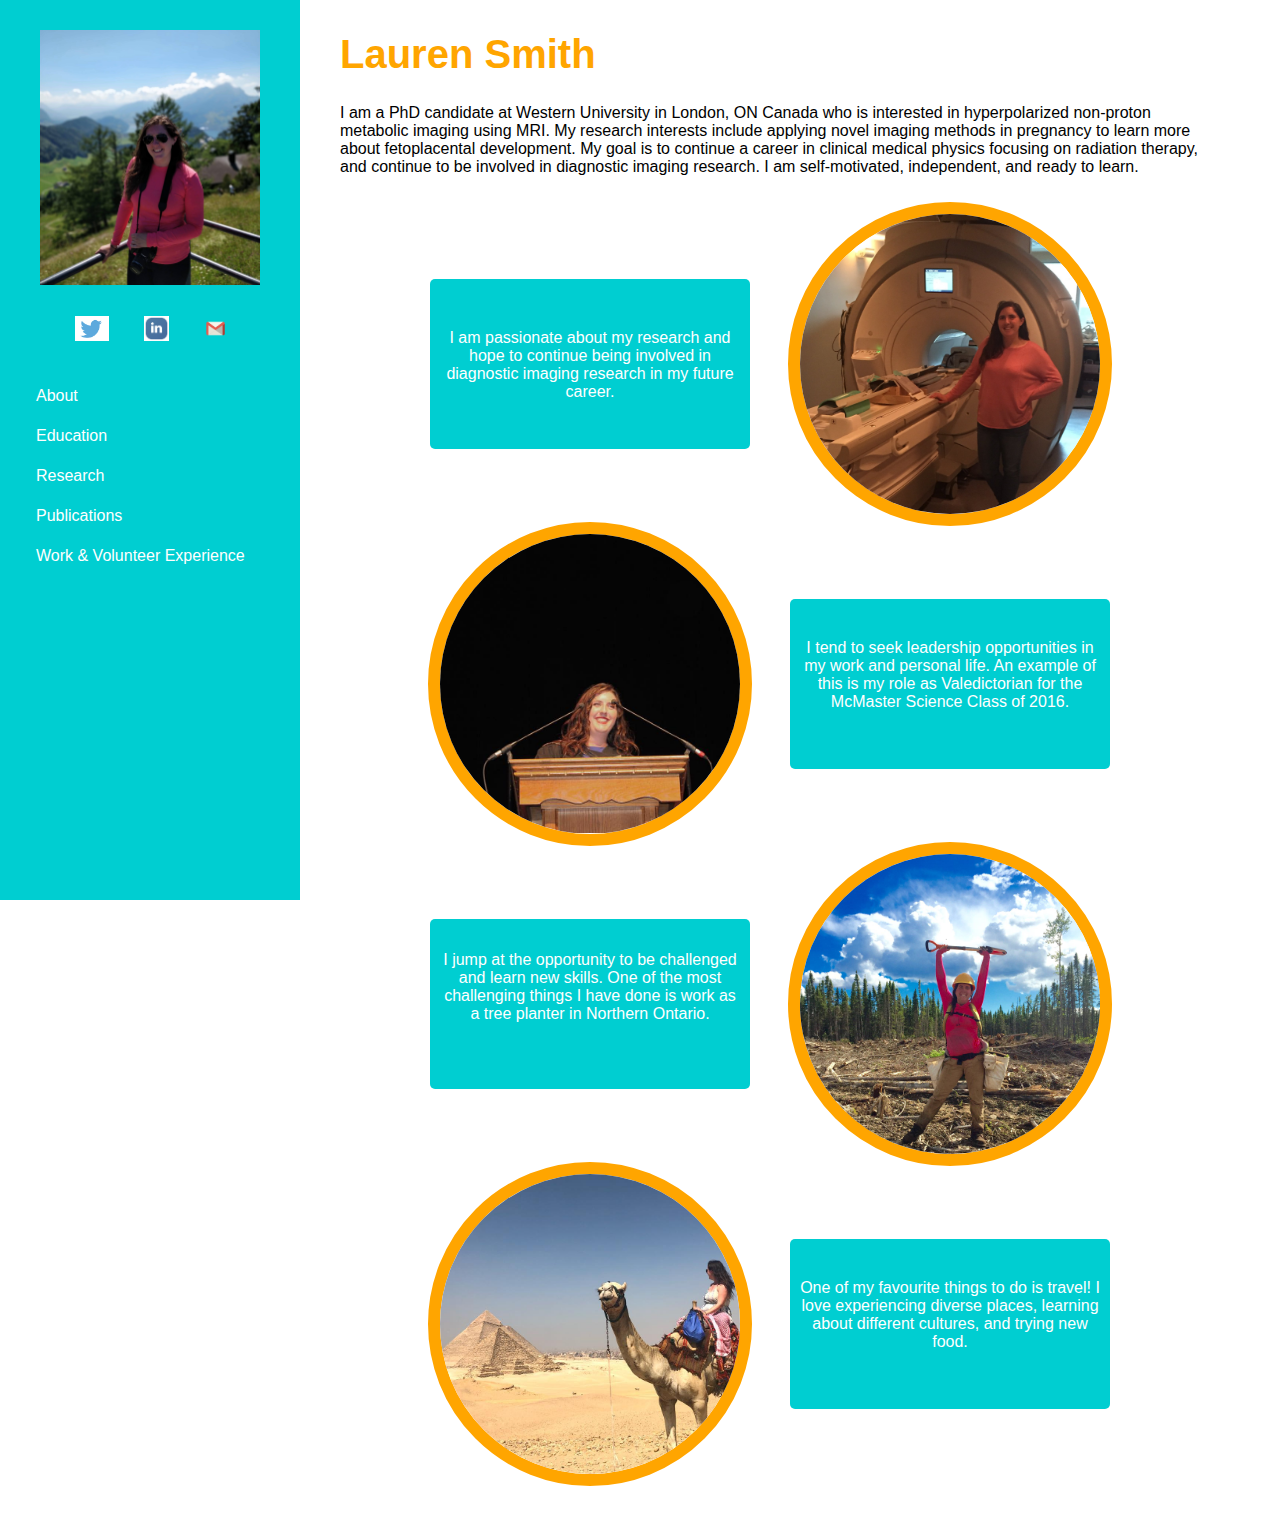
<file: index.html>
<!DOCTYPE html>

<head>
  <meta http-equiv="Content-Type" content="text/html; charset=UTF-8">
  <link rel="icon" href="turtle.ico" /> <!--to change icon-->
  <title>Lauren Smith</title>
  <link rel="stylesheet" href=styles.css>
</head>
<html>

<body>
  <div class="leftpanel">

    <img class="me" src="me.jpg">
    <a target="_blank" href="https://twitter.com/laurenmsmiith">
      <img class="twitter-logo" src="html/images/twitter-logo.png">
    </a>
  </th>
  <th>
    <a target="_blank" href="https://www.linkedin.com/in/lauren-smith-535b096a/">
      <img class="linkedin-logo" src="html/images/linkedin-logo.png">
    </a>
  </th>
  <th>
    <a target="_blank" href="mailto:lsmit229@uwo.ca?Subject=Contacting%20from%20Website">
      <img class="gmail-logo" src="html/images/gmail-logo.png">
    </a>

    <ul>
      <li class="list-item"><a>About</a></li>
      <li class="list-item"><a href=html/experience.html>Education</a></li>
      <li class="list-item"><a href=html/research.html>Research</a></li>
      <li class="list-item"><a href=html/skills.html>Publications</a></li>
      <li class="list-item"><a href=html/work.html>Work & Volunteer Experience</a></li>
    </ul>
  </div>
  <div class="rightpanel">
    <h1 style="color:orange; font-size: 40px;">Lauren Smith</h1>
    <p>I am a PhD candidate at Western University in London, ON Canada who is interested in hyperpolarized non-proton metabolic imaging using MRI. 
      My research interests include applying novel imaging methods in pregnancy to learn more about fetoplacental development. My goal is to continue a career in clinical medical physics focusing on 
      radiation therapy, and continue to be involved in diagnostic imaging research. I am self-motivated, independent, and ready to learn. 
     </p>

     <div class="boxed" style="padding-top: 10px; margin-top: 2px;">
      <div class="mri_paragraph">
        <p style="margin-top: 40px;"> I am passionate about my research and hope to continue being involved in diagnostic imaging research in my future career. </p>
      </div>
     <div class="circle">
      <img style="width:300px" src="me_mri.jpg">
    </div>
    </div> 

    <div class="boxed">
      <div class="circle">
        <img style="margin-right: 200px; margin-left: -90px; margin-top:0.5px;" src="val.jpg">
      </div>
   <div class="mri_paragraph">
     <p style="margin-top: 30px;"> I tend to seek leadership opportunities in my work and
     personal life. An example of this is my role as Valedictorian for the McMaster Science Class of 2016.
   </p>  
   </div> 
    </div>
   
   <div class="boxed">
  <div class="mri_paragraph" >
    <p style="margin-top: 22.5px;"> I jump at the opportunity to be challenged and learn new skills. One of the most challenging things I have done is work as a tree planter in Northern Ontario.</p>  
  </div> 
    <div class="circle">
    <img style="width:300px;" src="tree.jpg">
  </div>
  </div> 

   <div class="boxed">
     <div class="circle">
     <img style="width:400px; margin-top: 0.5px; margin-left: -8px;" src="travel.jpg">
     </div>
  <div class="mri_paragraph" >
    <p style="margin-top: 30px;"> One of my favourite things to do is travel! I love experiencing diverse places, learning about different cultures, and trying new food.</p>  
  </div>
  </div> 
  


  </div>
</body>

</html>
</file>
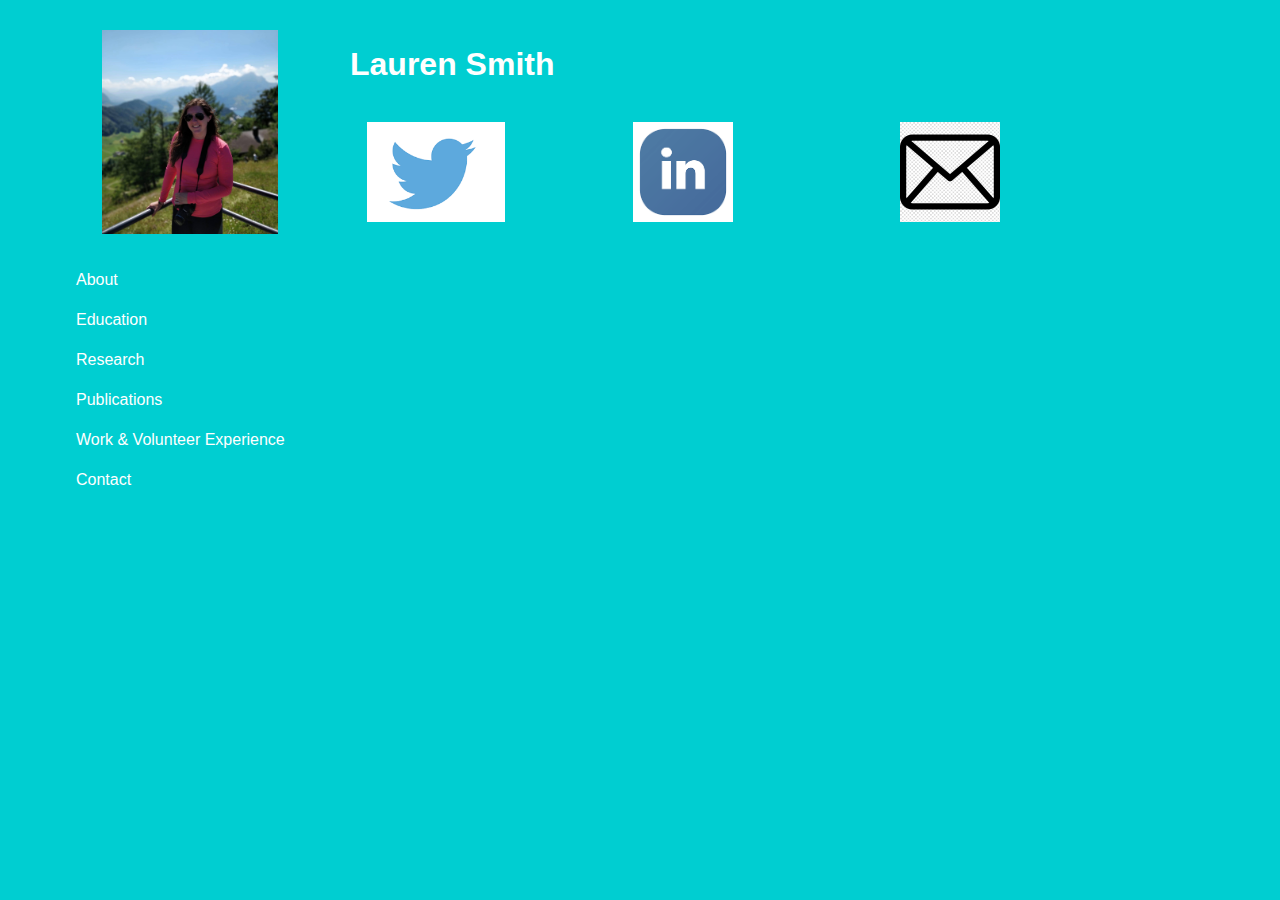
<file: html/contact.html>
<!DOCTYPE html>

<head>
  <meta http-equiv="Content-Type" content="text/html; charset=UTF-8">
  <link rel="icon" href="/turtle.ico" />
  <title>Lauren Smith</title>
  <style>
    body {
      font-size: 16px;
      font-family: 'Avenir Next', 'Helvetica Neue', Arial, Helvetica, sans-serif;
      margin: 20px auto;
      width: 1200px;
      background-color: darkturquoise;
    }

    b {
      font-weight: 600;
    }

    table {
      width: 100%;
      table-layout: fixed;
    }

    .me {
      padding: 10px;
      height: 204px;
      width: 176px;
      display: block;
      margin: auto;
    }

    .leftpanel {
      float: left;
      width: 300px;
      color:white;
    }

    .leftpanel a {
      text-decoration: none;
      color:white;
    }

    .leftpanel ul {
      margin-left: 20px;
      padding: 0;
    }

    .leftpanel li {
      display: block;
      padding: 11px 16px;
    }

    .leftpanel li:hover {
      background-color:orange;
    }

    .rightpanel th {
      text-align: left
    }

    .rightpanel {
      padding-left: 310px;
      padding-top: 5px;
      color: white;
    }

    .rightpanel th,
    td {
      padding: 15px;
      font-weight: normal;
    }

    .bold-headers th {
      font-weight: 600;
    }

    .github-logo,
    .twitter-logo,
    .linkedin-logo,
    .gmail-logo {
      height: 100px;
    }
  </style>
</head>
<html>

<body>
  <div class="leftpanel">
    <img class="me" src="../me.jpg">
    <ul>
      <li><a href="../index.html">About</a></li>
      <li><a href=experience.html>Education</a></li>
      <li><a href=research.html>Research</a></li>
      <li><a href=skills.html>Publications</a></li>
      <li><a href=work.html>Work & Volunteer Experience</a></li>
      <li><a href=contact.html>Contact</a></li>
    </ul>
  </div>
  <div class="rightpanel">
    <h1>Lauren Smith</h1>
    <p class="important">
      <table style="width:90%">
        <th>
          <a target="_blank" href="https://twitter.com/laurenmsmiith">
            <img class="twitter-logo" src="images/twitter-logo.png">
          </a>
        </th>
        <th>
          <a target="_blank" href="https://www.linkedin.com/in/lauren-smith-535b096a/">
            <img class="linkedin-logo" src="images/linkedin-logo.png">
          </a>
        </th>
        <th>
          <a target="_blank" href="mailto:lsmit229@uwo.ca?Subject=Contacting%20from%20Website">
            <img class="gmail-logo" src="images/gmail-logo.jpg">
          </a>
        </th>
      </table>
    </p>
  </div>
</body>

</html>
</file>
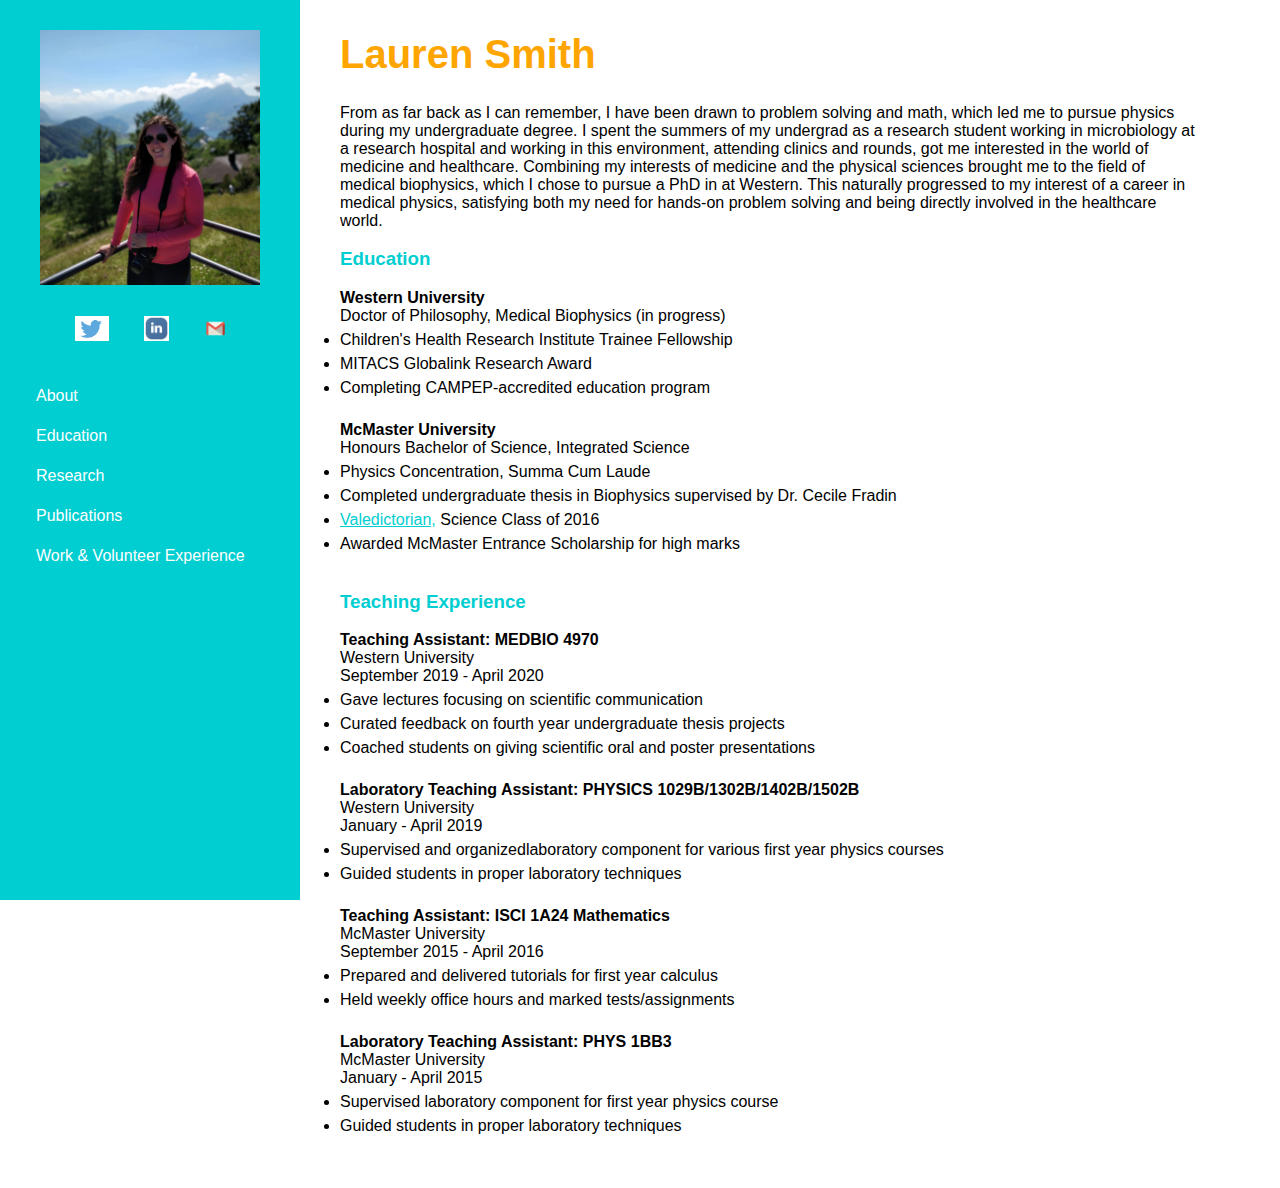
<file: html/experience.html>
<!DOCTYPE html>

<head>
  <meta http-equiv="Content-Type" content="text/html; charset=UTF-8">
  <link rel="icon" href="../turtle.ico" />
  <title>Lauren Smith</title>
  <link rel="stylesheet" href=../styles.css>
</head>
<html>

<body>
  <div class="leftpanel">
    <img class="me" src="../me.jpg">

    <a target="_blank" href="https://twitter.com/laurenmsmiith">
      <img class="twitter-logo" src="images/twitter-logo.png">
    </a>
  </th>
  <th>
    <a target="_blank" href="https://www.linkedin.com/in/lauren-smith-535b096a/">
      <img class="linkedin-logo" src="images/linkedin-logo.png">
    </a>
  </th>
  <th>
    <a target="_blank" href="mailto:lsmit229@uwo.ca?Subject=Contacting%20from%20Website">
      <img class="gmail-logo" src="images/gmail-logo.png">
    </a>

    <ul>
      <li><a href="../index.html">About</a></li>
      <li><a href=experience.html>Education</a></li>
      <li><a href=research.html>Research</a></li>
      <li><a href=skills.html>Publications</a></li>
      <li><a href=work.html>Work & Volunteer Experience</a></li>

    </ul>
  </div>
  <div class="rightpanel">
    <h1 style="color:orange; font-size: 40px;">Lauren Smith</h1>
    <p>From as far back as I can remember, I have been drawn to problem solving and math, which led me to pursue physics during my undergraduate degree.
      I spent the summers of my undergrad as a research student working in microbiology at a research hospital and working in this environment, attending clinics and rounds, got me interested in the world of medicine and healthcare. Combining my 
      interests of medicine and the physical sciences brought me to the field of medical biophysics, which I chose to pursue a PhD in at Western. This naturally progressed
      to my interest of a career in medical physics, satisfying both my need for hands-on problem solving and being directly involved in the healthcare world.</p>
      <p class="important">
        <h3 style="color:darkturquoise">Education</h3>
        <table style="width:90%">
          <tr>
            <b style="font-size: 16px">Western University</b>
            <div style="padding-bottom: 6px">Doctor of Philosophy, Medical Biophysics (in progress)</div>
          </tr>
          <tr>
            <li class="list-item">Children's Health Research Institute Trainee Fellowship</li>
            <li class="list-item">MITACS Globalink Research Award</li>
            <li class="list-item">Completing CAMPEP-accredited education program</li>
          </tr>
          <br>
          <tr>
            <b style="font-size: 16px">McMaster University</b>
            <div style="padding-bottom: 6px">Honours Bachelor of Science, Integrated Science</div>
          </tr>    
          <tr>
            <li class="list-item">Physics Concentration, Summa Cum Laude</li>
            <li class="list-item">Completed undergraduate thesis in Biophysics supervised by Dr. Cecile Fradin </li>
            <li class="list-item"> <a target="_blank" href="https://dailynews.mcmaster.ca/articles/meet-this-afternoons-science-valedictorian/">Valedictorian,</a> Science Class of 2016</li>
            <li class="list-item">Awarded McMaster Entrance Scholarship for high marks</li>
          </tr>
        </table>
      </p>

      <p class="important">
      <h3 style="color:darkturquoise">Teaching Experience</h3>
      <table style="width:90%">
        <tr>
          <b style="font-size: 16px">Teaching Assistant: MEDBIO 4970</b> 
          <div style="padding-bottom: 0px">Western University</div> 
          <div style="padding-bottom: 6px">September 2019 - April 2020</div> 
        </tr>
        <tr>
          <li class="list-item">Gave lectures focusing on scientific communication</li>
          <li class="list-item">Curated feedback on fourth year undergraduate thesis projects</li>
          <li class="list-item">Coached students on giving scientific oral and poster presentations</li>
        </tr>
        <br>
        <tr>
          <b style="font-size: 16px">Laboratory Teaching Assistant: PHYSICS 1029B/1302B/1402B/1502B</b>
          <div style="padding-bottom: 0px">Western University</div> 
          <div style="padding-bottom: 6px">January - April 2019</div> 
        </tr>
        <tr>
          <li class="list-item">Supervised and organizedlaboratory component for various first year physics courses</li>
          <li class="list-item">Guided students in proper laboratory techniques</li>
        </tr>
        <br>
        <tr>
          <b style="font-size: 16px">Teaching Assistant: ISCI 1A24 Mathematics</b>
          <div style="padding-bottom: 0px">McMaster University</div> 
          <div style="padding-bottom: 6px">September 2015 - April 2016</div> 
        </tr>
        <tr>
          <li class="list-item">Prepared and delivered tutorials for first year calculus </li>
          <li class="list-item">Held weekly office hours and marked tests/assignments</li>
        </tr>
        <br>
        <tr>
          <b style="font-size: 16px">Laboratory Teaching Assistant: PHYS 1BB3</b>
          <div style="padding-bottom: 0px">McMaster University</div> 
          <div style="padding-bottom: 6px">January - April 2015</div> 
        </tr>
        <tr>
          <li class="list-item">Supervised laboratory component for first year physics course</li>
          <li class="list-item">Guided students in proper laboratory techniques</li>
        </tr>
        <br>
        <tr>
      </table>
    </p>
  </div>
</body>

</html>
</file>
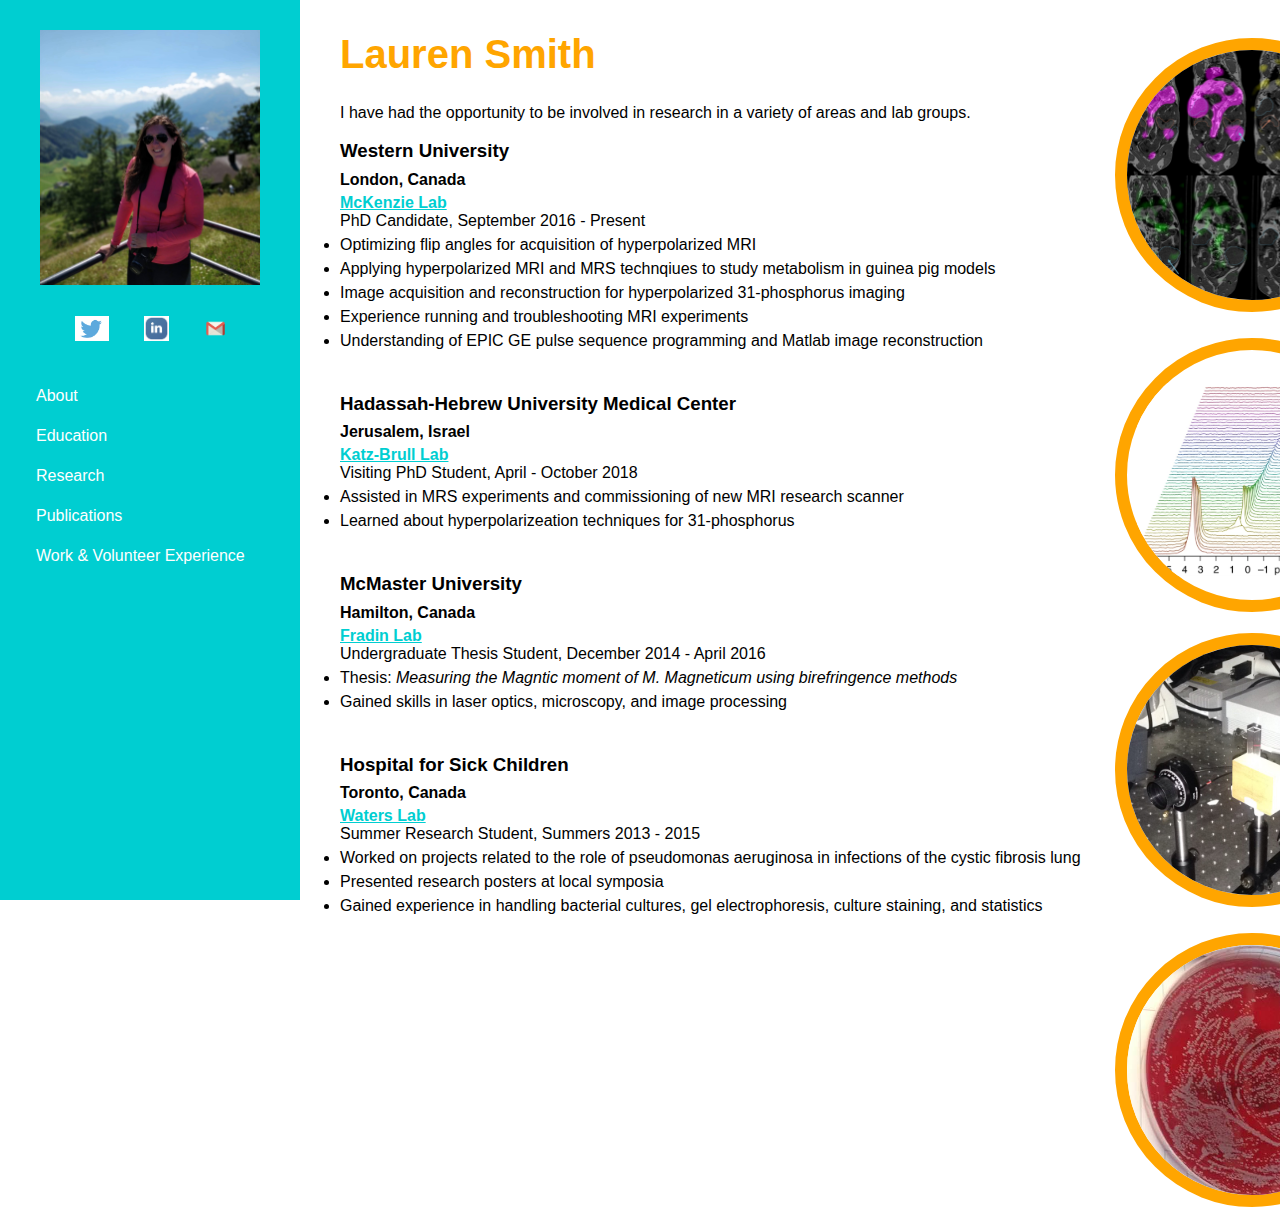
<file: html/research.html>
<!DOCTYPE html>

<head>
  <meta http-equiv="Content-Type" content="text/html; charset=UTF-8">
  <link rel="icon" href="../turtle.ico" />
  <title>Lauren Smith</title>
  <link rel="stylesheet" href=../styles.css>
</head>
<html>

<body>
  <div class="leftpanel">
    <img class="me" src="../me.jpg">

    <a target="_blank" href="https://twitter.com/laurenmsmiith">
      <img class="twitter-logo" src="images/twitter-logo.png">
    </a>
  </th>
  <th>
    <a target="_blank" href="https://www.linkedin.com/in/lauren-smith-535b096a/">
      <img class="linkedin-logo" src="images/linkedin-logo.png">
    </a>
  </th>
  <th>
    <a target="_blank" href="mailto:lsmit229@uwo.ca?Subject=Contacting%20from%20Website">
      <img class="gmail-logo" src="images/gmail-logo.png">
    </a>

    <ul>
      <li><a href="../index.html">About</a></li>
      <li><a href=experience.html>Education</a></li>
      <li><a href=research.html>Research</a></li>
      <li><a href=skills.html>Publications</a></li>
      <li><a href=work.html>Work & Volunteer Experience</a></li>

    </ul>
  </div>
  <div class="rightpanel">
    <h1 style="color:orange; font-size: 40px;">Lauren Smith</h1>
    <p>I have had the opportunity to be involved in research in a variety of areas and lab groups. </p>
   
    <div class="circle2" style="margin-top: -100px">
      <img style="width:265px; margin-left: -5px; margin-top:-2px;" src="../gps.jpg">
    </div>

    <div class="circle2" style="margin-top: 200px">
      <img style="width:240px; margin-left: 10px; margin-top:10px;" src="../mrs.png">
    </div>

    <div class="circle2" style="margin-top: 495px">
      <img style="width: 450px; margin-left: 20px; margin-top:-0.5px;" src="../optics.jpg">
    </div>

    <div class="circle2" style="margin-top: 795px">
      <img style="width:400px; margin-left: -45px; margin-top:-5px;" src="../bacteria.jpg">
    </div>
   
    <p class="important">
      <h3> Western University</h3>
      <h4 style="margin-top: -10px; margin-bottom: 5px;"> London, Canada</h4>
      <table style="width:90%">
        <tr>
          <b style="font-size: 16px"><a target="_blank" href="https://www.schulich.uwo.ca/mckenzielab/">McKenzie Lab</a></b>
          <div style="padding-bottom: 6px">PhD Candidate, September 2016 - Present</div>
        </tr>
        <tr>
          <li class="list-item">Optimizing flip angles for acquisition of hyperpolarized MRI </li>
          <li class="list-item">Applying hyperpolarized MRI and MRS technqiues to study metabolism in guinea pig models</li>
          <li class="list-item">Image acquisition and reconstruction for hyperpolarized 31-phosphorus imaging</li>
          <li class="list-item">Experience running and troubleshooting MRI experiments</li>
          <li class="list-item">Understanding of EPIC GE pulse sequence programming and Matlab image reconstruction</li>
        </tr>
        <br>
        <tr>
          <h3>Hadassah-Hebrew University Medical Center</h3> 
          <h4 style="margin-top: -10px; margin-bottom: 5px;"> Jerusalem, Israel</h4>
          <b style="font-size: 16px"><a target="_blank" href="https://www.katz-brull-lab.org/">Katz-Brull Lab</a></b>
          <div style="padding-bottom: 6px">Visiting PhD Student, April - October 2018</div>
        </tr>
        <tr>
          <li class="list-item">Assisted in MRS experiments and commissioning of new MRI research scanner</li>
          <li class="list-item">Learned about hyperpolarizeation techniques for 31-phosphorus</li>
        </tr>
        <br>
        <tr>
          <h3>McMaster University</h3>
          <h4 style="margin-top: -10px; margin-bottom: 5px;"> Hamilton, Canada</h4>
          <b style="font-size: 16px"><a target="_blank" href="https://physwww.physics.mcmaster.ca/~biophys/molbiophys/index.html">Fradin Lab</a></b>
          <div style="padding-bottom: 6px">Undergraduate Thesis Student, December 2014 - April 2016</div>
        </tr>
        <tr>
          <li class="list-item">Thesis: <i>Measuring the Magntic moment of M. Magneticum using birefringence methods</i></li>
          <li class="list-item">Gained skills in laser optics, microscopy, and image processing</li>
        </tr>
        <br>
        <tr>
          <h3>Hospital for Sick Children</h3>
          <h4 style="margin-top: -10px; margin-bottom: 5px;"> Toronto, Canada</h4>
          <b style="font-size: 16px"><a target="_blank" href="          http://www.sickkids.ca/AboutSickKids/Directory/People/W/valerie-waters-staff-profile.html">Waters Lab</a></b>
          <div style="padding-bottom: 6px">Summer Research Student, Summers 2013 - 2015</div>
        </tr>
        <tr>
          <li class="list-item">Worked on projects related to the role of pseudomonas aeruginosa in infections of the cystic fibrosis lung</li>
          <li class="list-item">Presented research posters at local symposia</li>
          <li class="list-item">Gained experience in handling bacterial cultures, gel electrophoresis, culture staining, and statistics</li>
        </tr>
      </table>

      </div>
    </p>
  </div>
</body>

</html>
</file>
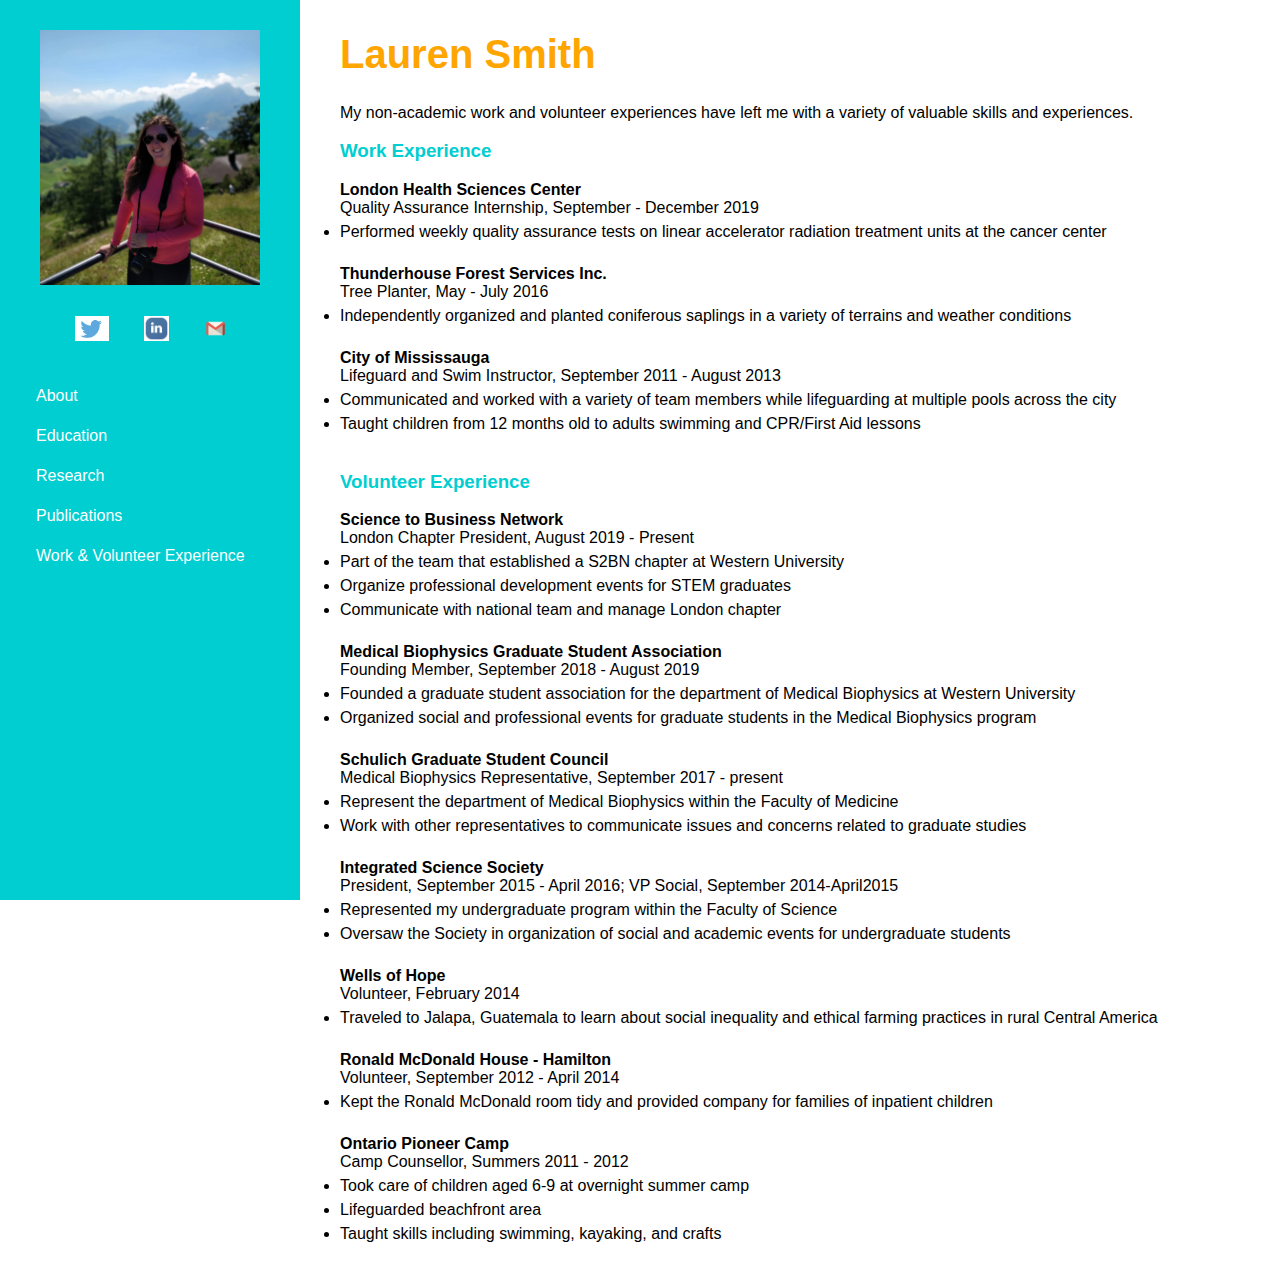
<file: html/work.html>
<!DOCTYPE html>

<head>
  <meta http-equiv="Content-Type" content="text/html; charset=UTF-8">
  <link rel="icon" href="../turtle.ico" />
  <title>Work & Volunteer</title>
  <link rel="stylesheet" href=../styles.css>
</head>
<html>

<body>
  <div class="leftpanel">
    <img class="me" src="../me.jpg">

    <a target="_blank" href="https://twitter.com/laurenmsmiith">
        <img class="twitter-logo" src="images/twitter-logo.png">
      </a>
    </th>
    <th>
      <a target="_blank" href="https://www.linkedin.com/in/lauren-smith-535b096a/">
        <img class="linkedin-logo" src="images/linkedin-logo.png">
      </a>
    </th>
    <th>
      <a target="_blank" href="mailto:lsmit229@uwo.ca?Subject=Contacting%20from%20Website">
        <img class="gmail-logo" src="images/gmail-logo.png">
      </a>
  
      <ul>
        <li><a href="../index.html">About</a></li>
        <li><a href=experience.html>Education</a></li>
        <li><a href=research.html>Research</a></li>
        <li><a href=skills.html>Publications</a></li>
        <li><a href=work.html>Work & Volunteer Experience</a></li>
    </ul>
  </div>
  <div class="rightpanel">
    <h1 style="color:orange; font-size: 40px;">Lauren Smith</h1>
    <p>My non-academic work and volunteer experiences have left me with a variety of valuable skills and experiences. </p>
    <p class="important">
      <h3 style="color:darkturquoise"> Work Experience </h3>
      <table style="width:90%">
        <tr>
          <b style="font-size: 16px">London Health Sciences Center</b> <br>
          <div style="padding-bottom: 6px">Quality Assurance Internship, September - December 2019</div>
        </tr>
        <tr>
          <li class="list-item">Performed weekly quality assurance tests on linear accelerator radiation treatment units at the cancer center</li>
        </tr>
        <br>
        <tr>
          <b style="font-size: 16px">Thunderhouse Forest Services Inc.</b><br>
          <div style="padding-bottom: 6px">Tree Planter, May - July 2016</div>
        </tr>
        <tr>
          <li class="list-item">Independently organized and planted coniferous saplings in a variety of terrains and weather conditions </li>
        </tr>
        <br>
        <tr>
          <b style="font-size: 16px">City of Mississauga</b> <br>
          <div style="padding-bottom: 6px">Lifeguard and Swim Instructor, September 2011 - August 2013</div>
        </tr>
        <tr>
          <li class="list-item">Communicated and worked with a variety of team members while lifeguarding at multiple pools across the city</li>
          <li class="list-item">Taught children from 12 months old to adults swimming and CPR/First Aid lessons</li>
        </tr>
      </table>
    </p>
    <p class="important">
        <h3 style="color:darkturquoise"> Volunteer Experience </h3>
        <table style="width:90%">
          <tr>
            <b style="font-size: 16px">Science to Business Network</b>
            <div style="padding-bottom: 6px">London Chapter President, August 2019 - Present</div>
          </tr>
          <tr>
            <li class="list-item">Part of the team that established a S2BN chapter at Western University</li>
            <li class="list-item">Organize professional development events for STEM graduates</li>
            <li class="list-item">Communicate with national team and manage London chapter</li>
          </tr>
          <br>
          <tr>
            <b style="font-size: 16px">Medical Biophysics Graduate Student Association</b>
            <div style="padding-bottom: 6px">Founding Member, September 2018 - August 2019</div>
          </tr>
          <tr>
            <li class="list-item">Founded a graduate student association for the department of Medical Biophysics at Western University</li>
            <li class="list-item">Organized social and professional events for graduate students in the Medical Biophysics program</li>
          </tr>
          <br>
          <tr>
            <b style="font-size: 16px">Schulich Graduate Student Council</b>
            <div style="padding-bottom: 6px">Medical Biophysics Representative, September 2017 - present</div>
          </tr>
          <tr>
            <li class="list-item">Represent the department of Medical Biophysics within the Faculty of Medicine</li>
            <li class="list-item">Work with other representatives to communicate issues and concerns related to graduate studies </li>
          </tr>
          <br>
          <tr>
            <b style="font-size: 16px">Integrated Science Society</b>
            <div style="padding-bottom: 6px">President, September 2015 - April 2016; VP Social, September 2014-April2015</div>
          </tr>
          <tr>
            <li class="list-item">Represented my undergraduate program within the Faculty of Science</li>
            <li class="list-item">Oversaw the Society in organization of social and academic events for undergraduate students </li>
          </tr>
          <br>
          <tr>
            <b style="font-size: 16px">Wells of Hope</b>
            <div style="padding-bottom: 6px">Volunteer, February 2014</div>
          </tr>
          <tr>
            <li class="list-item">Traveled to Jalapa, Guatemala to learn about social inequality and ethical farming practices in rural Central America</li>
          </tr>
          <br>
          <tr>
            <b style="font-size: 16px">Ronald McDonald House - Hamilton</b>
            <div style="padding-bottom: 6px">Volunteer, September 2012 - April 2014</div>
          </tr>
          <tr>
            <li class="list-item">Kept the Ronald McDonald room tidy and provided company for families of inpatient children</li>
          </tr>
          <br>
          <tr>
            <b style="font-size: 16px">Ontario Pioneer Camp</b>
            <div style="padding-bottom: 6px">Camp Counsellor, Summers 2011 - 2012</div>
          </tr>
          <tr>
            <li class="list-item">Took care of children aged 6-9 at overnight summer camp</li>
            <li class="list-item">Lifeguarded beachfront area</li>
            <li class="list-item">Taught skills including swimming, kayaking, and crafts</li>
          </tr>
        </table>
      </p>
  </div>
</body>

</html>
</file>
